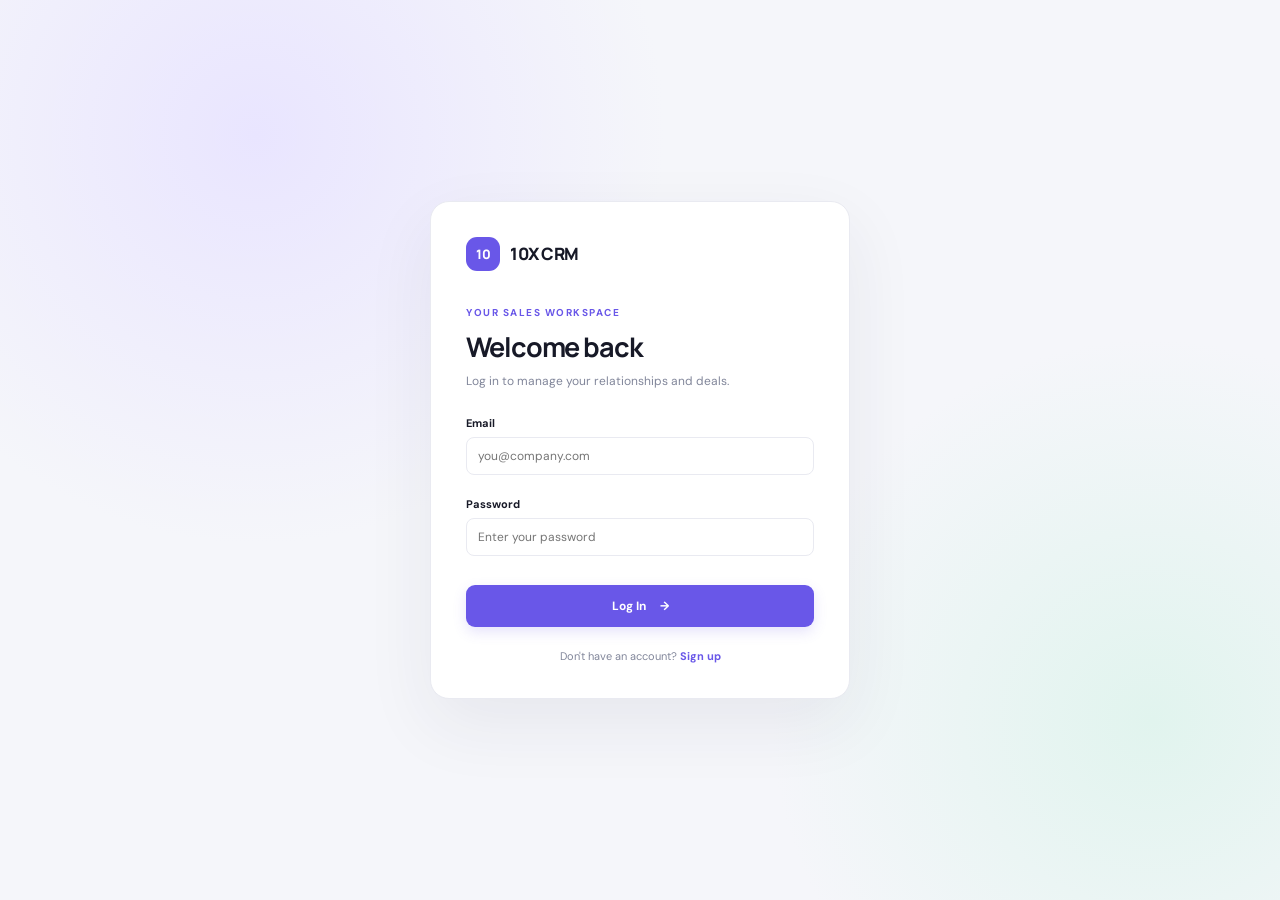
<file: index.html>
<!doctype html>
<html lang="en"><head><meta charset="UTF-8"><meta name="viewport" content="width=device-width, initial-scale=1.0"><title>10X CRM — Login</title><link rel="stylesheet" href="css/styles.css"></head>
<body class="auth-page"><main class="auth-card"><a class="brand auth-brand" href="index.html"><span class="brand-mark">10</span><span>10X CRM</span></a><p class="eyebrow">YOUR SALES WORKSPACE</p><h1>Welcome back</h1><p class="muted">Log in to manage your relationships and deals.</p>
<form id="login-form" novalidate><label>Email<input id="email" type="text" autocomplete="email" placeholder="you@company.com"><small class="field-error"></small></label><label>Password<input id="password" type="password" autocomplete="current-password" placeholder="Enter your password"><small class="field-error"></small></label><button class="btn btn-primary btn-full" type="submit">Log In <span>→</span></button></form>
<p class="auth-switch">Don't have an account? <a href="signup.html">Sign up</a></p><div id="toast-root" class="toast-root"></div></main><script type="module" src="js/login.js"></script></body></html>
</file>
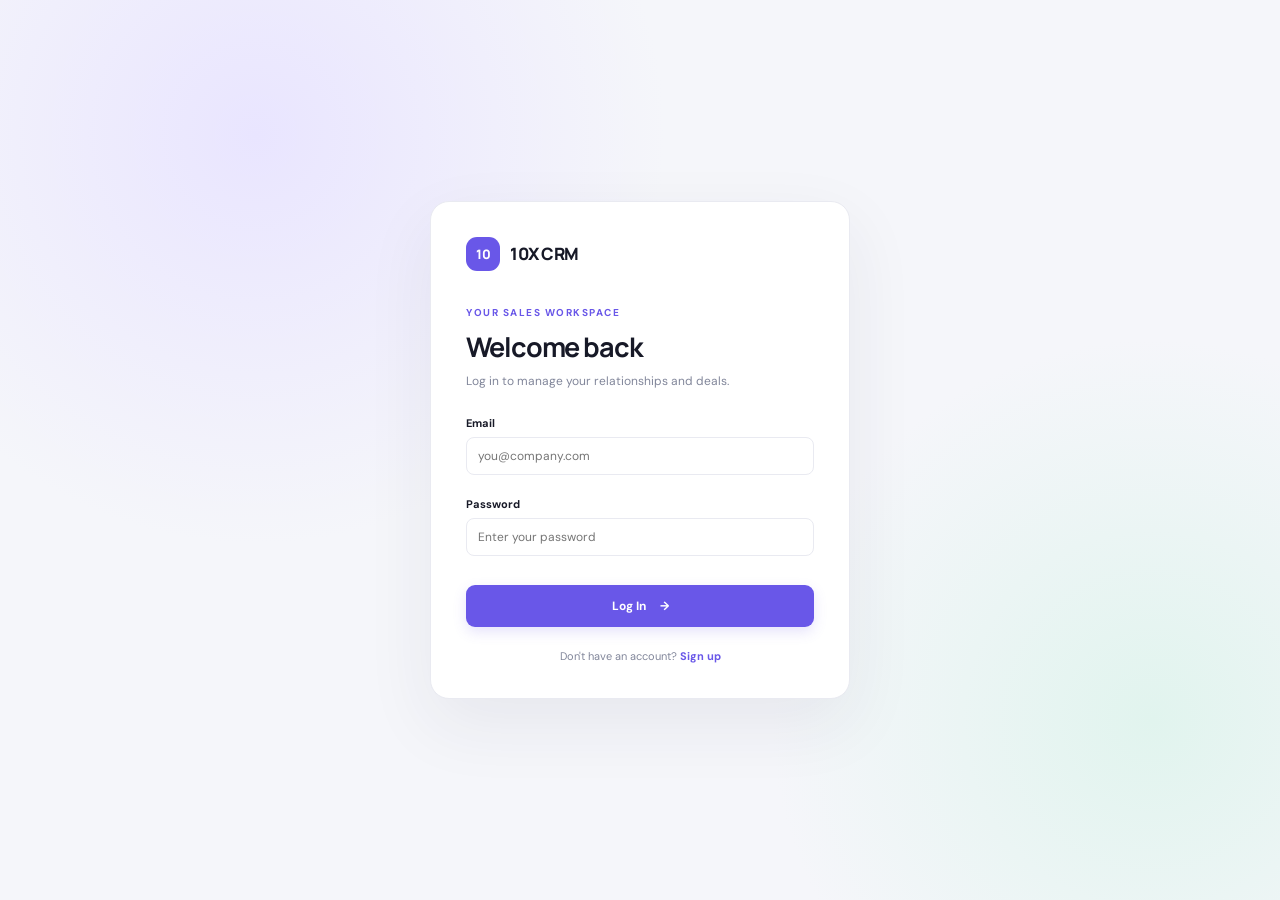
<file: clients.html>
<!doctype html>
<html lang="en"><head><meta charset="UTF-8"><meta name="viewport" content="width=device-width, initial-scale=1.0"><title>10X CRM</title><link rel="stylesheet" href="css/styles.css"></head>
<body><div class="app-shell"><aside class="sidebar"><a class="brand" href="dashboard.html"><span class="brand-mark">10</span><span>10X CRM</span></a><div class="side-label">WORKSPACE</div><nav><a href="dashboard.html" data-nav="dashboard">▦ <span>Dashboard</span></a><a href="clients.html" data-nav="clients">♧ <span>Clients</span></a></nav><div class="sidebar-bottom"><a href="profile.html" data-nav="profile">◎ <span>Profile</span></a><button id="theme-toggle" class="nav-action">◐ <span>Toggle theme</span></button><button id="logout-btn" class="nav-action">↪ <span>Log out</span></button></div></aside><main class="main-content"><header class="mobile-header"><a class="brand" href="dashboard.html"><span class="brand-mark">10</span><span>10X CRM</span></a><button id="mobile-menu" class="icon-btn" aria-label="Toggle menu">☰</button></header><div id="toast-root" class="toast-root"></div>
<section class="page-heading"><div><p class="eyebrow">RELATIONSHIP MANAGEMENT</p><h1>Clients</h1><p class="muted">Keep every conversation and opportunity moving forward.</p></div><button id="add-client-btn" class="btn btn-primary">＋ Add Client</button></section>
<section class="panel clients-panel"><div class="toolbar"><div class="search-wrap"><span>⌕</span><input id="search-input" type="search" placeholder="Search clients or companies..."></div><select id="sort-select" aria-label="Sort clients"><option value="newest">Newest first</option><option value="name">Name A→Z</option><option value="value">Deal value: high → low</option></select></div>
<div class="filter-chips" id="filter-chips"><button class="chip active" data-status="All">All <span id="count-All">0</span></button><button class="chip" data-status="Lead">Lead</button><button class="chip" data-status="Contacted">Contacted</button><button class="chip" data-status="Won">Won</button><button class="chip" data-status="Lost">Lost</button></div>
<div id="clients-list" class="clients-list"><div class="loading-state">Loading clients...</div></div></section>
<div id="client-modal" class="modal hidden"><div class="modal-backdrop" data-close="true"></div><section class="modal-card"><div class="modal-heading"><div><p class="eyebrow">NEW RELATIONSHIP</p><h2>Add client</h2></div><button class="icon-btn" data-close="true">×</button></div><form id="client-form" novalidate>
<div class="form-grid"><label>Name<input id="client-name" type="text" placeholder="Client name"><small class="field-error"></small></label><label>Email<input id="client-email" type="text" placeholder="name@company.com"><small class="field-error"></small></label><label>Phone <span class="optional">(optional)</span><input id="client-phone" type="text" placeholder="+1 555 000 0000"><small class="field-error"></small></label><label>Company <span class="optional">(optional)</span><input id="client-company" type="text" placeholder="Company name"><small class="field-error"></small></label><label>Deal value ($)<input id="client-value" type="number" min="1" placeholder="5000"><small class="field-error"></small></label><label>Status<select id="client-status"><option>Lead</option><option>Contacted</option><option>Won</option><option>Lost</option></select><small class="field-error"></small></label></div><div class="modal-actions"><button type="button" class="btn btn-ghost" data-close="true">Cancel</button><button type="submit" class="btn btn-primary">Save client</button></div></form></section></div>
<div id="details-modal" class="modal hidden"><div class="modal-backdrop" data-detail-close="true"></div><section class="modal-card detail-modal-card"><div class="modal-heading"><div><p class="eyebrow">CLIENT PROFILE</p><h2 id="detail-name">Client details</h2></div><button class="icon-btn" data-detail-close="true">×</button></div><div id="detail-content"></div></section></div>
</main></div><script type="module" src="js/clients.js"></script></body></html>
</file>
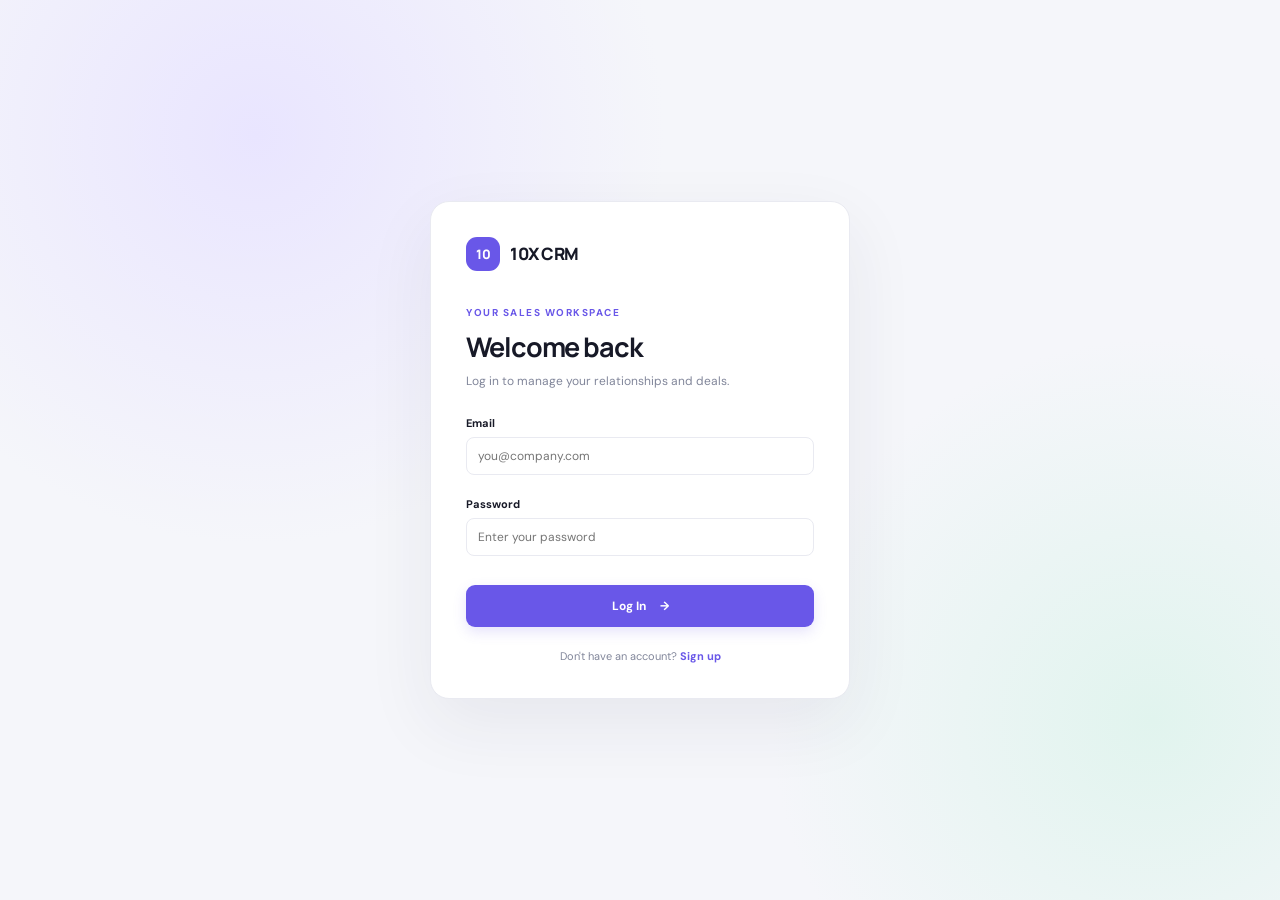
<file: dashboard.html>
<!doctype html>
<html lang="en"><head><meta charset="UTF-8"><meta name="viewport" content="width=device-width, initial-scale=1.0"><title>10X CRM</title><link rel="stylesheet" href="css/styles.css"></head>
<body><div class="app-shell"><aside class="sidebar"><a class="brand" href="dashboard.html"><span class="brand-mark">10</span><span>10X CRM</span></a><div class="side-label">WORKSPACE</div><nav><a href="dashboard.html" data-nav="dashboard">▦ <span>Dashboard</span></a><a href="clients.html" data-nav="clients">♧ <span>Clients</span></a></nav><div class="sidebar-bottom"><a href="profile.html" data-nav="profile">◎ <span>Profile</span></a><button id="theme-toggle" class="nav-action">◐ <span>Toggle theme</span></button><button id="logout-btn" class="nav-action">↪ <span>Log out</span></button></div></aside><main class="main-content"><header class="mobile-header"><a class="brand" href="dashboard.html"><span class="brand-mark">10</span><span>10X CRM</span></a><button id="mobile-menu" class="icon-btn" aria-label="Toggle menu">☰</button></header><div id="toast-root" class="toast-root"></div>
<section class="page-heading"><div><p class="eyebrow" id="today-label">YOUR OVERVIEW</p><h1 id="welcome-title">Welcome back!</h1><p class="muted">Here’s what’s happening with your business today.</p></div><div class="clock-card"><span class="clock-dot"></span><span id="live-clock">--:--:--</span></div></section>
<section class="stats-grid">
<article class="stat-card"><div class="stat-top"><span>Total Clients</span><span class="stat-icon purple">♧</span></div><strong id="total-clients">0</strong><small class="muted">Across your pipeline</small></article>
<article class="stat-card"><div class="stat-top"><span>Active Deals</span><span class="stat-icon blue">↗</span></div><strong id="active-deals">0</strong><small class="muted">Lead and contacted</small></article>
<article class="stat-card"><div class="stat-top"><span>Won Revenue</span><span class="stat-icon green">$</span></div><strong id="won-revenue">$0</strong><small class="muted">Total closed revenue</small></article>
<article class="stat-card"><div class="stat-top"><span>New This Week</span><span class="stat-icon orange">✦</span></div><strong id="new-week">0</strong><small class="muted">Added in the last 7 days</small></article>
</section>
<section class="content-grid"><article class="panel"><div class="panel-heading"><div><h2>Pipeline overview</h2><p class="muted">Clients by deal status</p></div></div><div id="pipeline" class="pipeline-list"></div></article>
<article class="panel"><div class="panel-heading"><div><h2>Quick insight</h2><p class="muted">Your current pipeline</p></div></div><div class="insight-box"><span class="insight-symbol">✧</span><h3 id="insight-title">Keep building momentum</h3><p id="insight-text" class="muted">Your client activity will appear here.</p><a class="text-link" href="clients.html">Manage clients →</a></div></article></section>
<section class="panel recent-panel"><div class="panel-heading"><div><h2>Recent clients</h2><p class="muted">Your latest customer additions</p></div><a class="text-link" href="clients.html">View all clients →</a></div><div class="table-wrap"><table><thead><tr><th>CLIENT</th><th>COMPANY</th><th>STATUS</th><th>ADDED</th></tr></thead><tbody id="recent-clients"></tbody></table></div></section>
</main></div><script type="module" src="js/dashboard.js"></script></body></html>
</file>
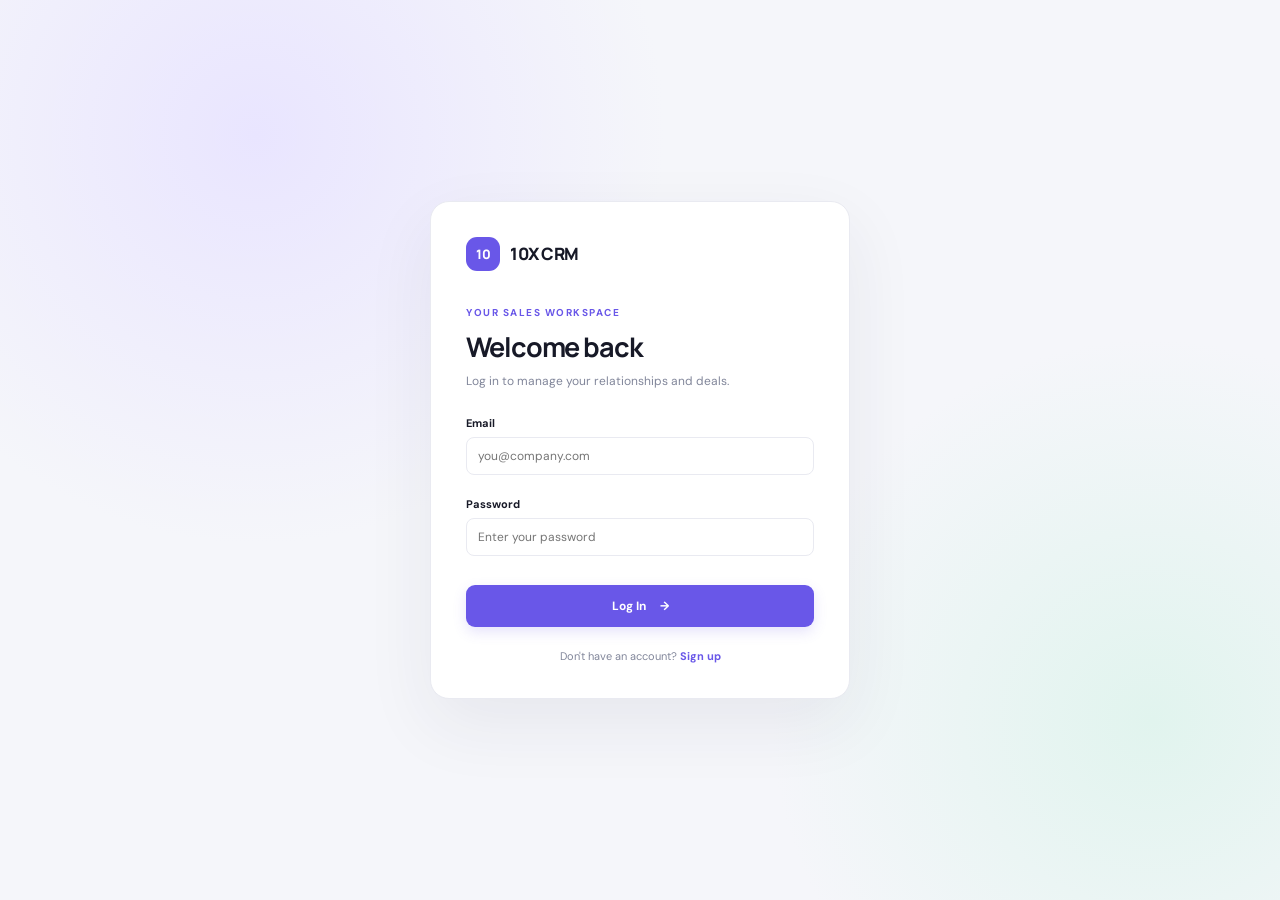
<file: profile.html>
<!doctype html>
<html lang="en"><head><meta charset="UTF-8"><meta name="viewport" content="width=device-width, initial-scale=1.0"><title>10X CRM</title><link rel="stylesheet" href="css/styles.css"></head>
<body><div class="app-shell"><aside class="sidebar"><a class="brand" href="dashboard.html"><span class="brand-mark">10</span><span>10X CRM</span></a><div class="side-label">WORKSPACE</div><nav><a href="dashboard.html" data-nav="dashboard">▦ <span>Dashboard</span></a><a href="clients.html" data-nav="clients">♧ <span>Clients</span></a></nav><div class="sidebar-bottom"><a href="profile.html" data-nav="profile">◎ <span>Profile</span></a><button id="theme-toggle" class="nav-action">◐ <span>Toggle theme</span></button><button id="logout-btn" class="nav-action">↪ <span>Log out</span></button></div></aside><main class="main-content"><header class="mobile-header"><a class="brand" href="dashboard.html"><span class="brand-mark">10</span><span>10X CRM</span></a><button id="mobile-menu" class="icon-btn" aria-label="Toggle menu">☰</button></header><div id="toast-root" class="toast-root"></div>
<section class="page-heading"><div><p class="eyebrow">ACCOUNT SETTINGS</p><h1>Profile</h1><p class="muted">Manage your personal details and account security.</p></div></section>
<section class="profile-grid"><article class="panel profile-summary"><div id="profile-avatar" class="profile-avatar">U</div><h2 id="profile-name">User</h2><p id="profile-email" class="muted"></p><span id="profile-company" class="company-pill"></span><p class="muted member-since" id="member-since"></p></article>
<div class="profile-forms"><article class="panel"><div class="panel-heading"><div><h2>Personal information</h2><p class="muted">Update your profile details.</p></div></div><form id="profile-form" novalidate><label>Full Name<input id="profile-fullname" type="text"><small class="field-error"></small></label><label>Company <span class="optional">(optional)</span><input id="profile-company-input" type="text"><small class="field-error"></small></label><button class="btn btn-primary" type="submit">Save Changes</button></form></article>
<article class="panel"><div class="panel-heading"><div><h2>Change password</h2><p class="muted">Choose a strong password for your account.</p></div></div><form id="password-form" novalidate><label>Current Password<input id="current-password" type="password"><small class="field-error"></small></label><label>New Password<input id="new-password" type="password"><small class="field-error"></small></label><label>Confirm New Password<input id="confirm-new-password" type="password"><small class="field-error"></small></label><button class="btn btn-primary" type="submit">Change Password</button></form></article>
<article class="panel danger-panel"><div><h2>Reset CRM data</h2><p class="muted">Remove your saved clients and reload the sample client list.</p></div><button id="reset-data" class="btn btn-danger-outline">Reset CRM Data</button></article></div></section>
</main></div><script type="module" src="js/profile.js"></script></body></html>
</file>
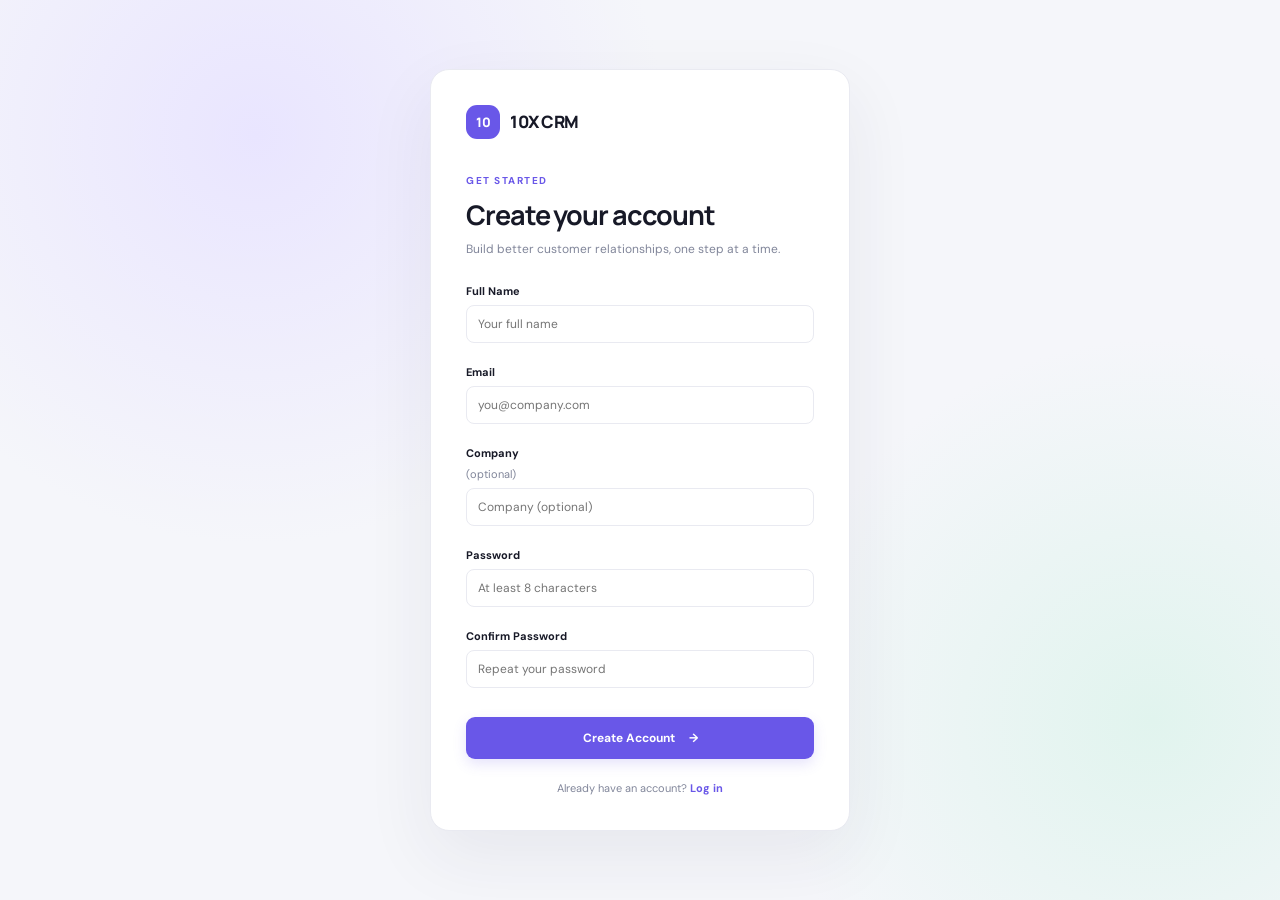
<file: signup.html>
<!doctype html>
<html lang="en"><head><meta charset="UTF-8"><meta name="viewport" content="width=device-width, initial-scale=1.0"><title>10X CRM — Create account</title><link rel="stylesheet" href="css/styles.css"></head>
<body class="auth-page"><main class="auth-card"><a class="brand auth-brand" href="index.html"><span class="brand-mark">10</span><span>10X CRM</span></a><p class="eyebrow">GET STARTED</p><h1>Create your account</h1><p class="muted">Build better customer relationships, one step at a time.</p>
<form id="signup-form" novalidate>
<label>Full Name<input id="fullName" type="text" autocomplete="name" placeholder="Your full name"><small class="field-error"></small></label>
<label>Email<input id="email" type="text" autocomplete="email" placeholder="you@company.com"><small class="field-error"></small></label>
<label>Company <span class="optional">(optional)</span><input id="company" type="text" placeholder="Company (optional)"><small class="field-error"></small></label>
<label>Password<input id="password" type="password" autocomplete="new-password" placeholder="At least 8 characters"><small class="field-error"></small></label>
<label>Confirm Password<input id="confirmPassword" type="password" autocomplete="new-password" placeholder="Repeat your password"><small class="field-error"></small></label>
<button class="btn btn-primary btn-full" type="submit">Create Account <span>→</span></button></form>
<p class="auth-switch">Already have an account? <a href="index.html">Log in</a></p><div id="toast-root" class="toast-root"></div></main><script type="module" src="js/signup.js"></script></body></html>
</file>
<file: css/styles.css>
@import url('https://fonts.googleapis.com/css2?family=DM+Sans:wght@400;500;600;700&family=Manrope:wght@400;500;600;700;800&display=swap');
:root{--bg:#f5f6fa;--surface:#fff;--surface-2:#f8f9fc;--text:#171927;--muted:#81869a;--line:#e9eaf1;--primary:#6957e8;--primary-dark:#5543d2;--shadow:0 12px 35px rgba(27,31,59,.055);--green:#159b70;--red:#df5261;--orange:#d58b35}
body.dark{--bg:#11131d;--surface:#1a1d2a;--surface-2:#222637;--text:#f0f1f7;--muted:#a0a5b8;--line:#303448;--shadow:0 12px 35px rgba(0,0,0,.18)}
*{box-sizing:border-box}body{margin:0;background:var(--bg);color:var(--text);font-family:'DM Sans',sans-serif;font-size:14px;transition:background .2s,color .2s}h1,h2,h3,.brand{font-family:Manrope,sans-serif}h1{font-size:30px;letter-spacing:-1.1px;margin:5px 0 7px}h2{font-size:17px;margin:0 0 5px}h3{margin:0 0 8px}p{margin:0}.muted{color:var(--muted);line-height:1.6}.eyebrow{font-size:10px;letter-spacing:1.5px;font-weight:700;color:var(--primary);margin-bottom:9px}.optional{font-size:11px;color:var(--muted);font-weight:400}
.app-shell{min-height:100vh}.sidebar{width:238px;position:fixed;inset:0 auto 0 0;background:var(--surface);border-right:1px solid var(--line);padding:27px 17px;display:flex;flex-direction:column;z-index:5}.brand{display:flex;align-items:center;gap:10px;font-weight:800;font-size:17px;letter-spacing:-.5px;color:var(--text);text-decoration:none;padding:0 10px}.brand-mark{display:grid;place-items:center;width:34px;height:34px;border-radius:11px;background:var(--primary);color:white;font-size:13px;font-weight:800}.side-label{font-size:10px;letter-spacing:1.4px;color:var(--muted);font-weight:700;margin:48px 11px 14px}.sidebar nav{display:grid;gap:6px}.sidebar nav a,.sidebar-bottom a,.nav-action{height:44px;border-radius:9px;display:flex;align-items:center;gap:13px;padding:0 13px;color:var(--muted);text-decoration:none;font-weight:600;border:0;background:transparent;font:600 13px 'DM Sans';cursor:pointer}.sidebar nav a:hover,.sidebar-bottom a:hover,.nav-action:hover{background:var(--surface-2);color:var(--text)}.sidebar nav a.active,.sidebar-bottom a.active{background:#eeeaff;color:var(--primary)}body.dark .sidebar nav a.active,body.dark .sidebar-bottom a.active{background:#302b50}.sidebar-bottom{margin-top:auto;display:grid;gap:5px}.main-content{margin-left:238px;padding:40px clamp(24px,4vw,62px) 55px;max-width:1600px}.mobile-header{display:none}.page-heading{display:flex;align-items:center;justify-content:space-between;margin-bottom:29px}.clock-card{background:var(--surface);border:1px solid var(--line);border-radius:12px;padding:12px 17px;font-variant-numeric:tabular-nums;font-weight:700;box-shadow:var(--shadow)}.clock-dot{display:inline-block;width:7px;height:7px;background:#27bd8b;border-radius:50%;margin-right:8px}
.stats-grid{display:grid;grid-template-columns:repeat(4,minmax(0,1fr));gap:16px;margin-bottom:20px}.stat-card,.panel{background:var(--surface);border:1px solid var(--line);border-radius:14px;box-shadow:var(--shadow)}.stat-card{padding:19px 20px}.stat-top{display:flex;justify-content:space-between;align-items:center;color:var(--muted);font-size:12px;font-weight:600}.stat-icon{width:31px;height:31px;border-radius:10px;display:grid;place-items:center;font-weight:700}.purple{background:#eeeaff;color:#725ee8}.blue{background:#e8f2ff;color:#4a8bd7}.green{background:#e5f8f0;color:#1a9a70}.orange{background:#fff2e2;color:#d58b35}.stat-card strong{display:block;font:800 27px Manrope;margin:13px 0 2px;letter-spacing:-1px}.stat-card small{font-size:11px}
.content-grid{display:grid;grid-template-columns:1.2fr .8fr;gap:17px;margin-bottom:19px}.panel{padding:22px;margin-bottom:18px}.panel-heading{display:flex;justify-content:space-between;align-items:center;margin-bottom:19px}.panel-heading p{font-size:12px}.pipeline-list{display:grid;gap:16px}.pipeline-row{display:grid;grid-template-columns:90px 1fr 25px;gap:12px;align-items:center;font-size:12px}.pipeline-row .count{text-align:right;font-weight:700}.bar-track{height:7px;background:var(--surface-2);border-radius:9px;overflow:hidden}.bar-fill{height:100%;border-radius:9px}.bar-Lead{background:#8c7cf1}.bar-Contacted{background:#5b9de5}.bar-Won{background:#23ae82}.bar-Lost{background:#e36b78}.insight-box{background:var(--surface-2);border-radius:12px;padding:18px}.insight-symbol{font-size:23px;color:var(--primary);display:block;margin-bottom:10px}.insight-box p{font-size:12px;margin-bottom:16px}.text-link{color:var(--primary);font-weight:700;text-decoration:none;font-size:12px}.text-link:hover{text-decoration:underline}
.table-wrap{overflow-x:auto}table{width:100%;border-collapse:collapse;text-align:left}th{font-size:9px;letter-spacing:1px;color:var(--muted);font-weight:700;padding:0 12px 12px}td{padding:13px 12px;border-top:1px solid var(--line);font-size:12px}td:first-child{font-weight:700}.status-badge{display:inline-flex;align-items:center;padding:5px 9px;border-radius:20px;font-size:10px;font-weight:700}.status-Lead{background:#f0edff;color:#7763db}.status-Contacted{background:#e9f3ff;color:#4485c7}.status-Won{background:#e5f8ef;color:#16895f}.status-Lost{background:#fff0f1;color:#d45360}
.btn{border:0;border-radius:9px;padding:11px 16px;font:700 12px 'DM Sans';cursor:pointer;transition:.15s;display:inline-flex;align-items:center;justify-content:center;gap:14px}.btn-primary{background:var(--primary);color:white;box-shadow:0 5px 13px #6957e82b}.btn-primary:hover{background:var(--primary-dark);transform:translateY(-1px)}.btn-full{width:100%;margin-top:7px;padding:13px}.btn-ghost{background:var(--surface-2);color:var(--text)}.btn-danger-outline{border:1px solid #efc5ca;background:transparent;color:var(--red)}.icon-btn{border:0;background:var(--surface-2);color:var(--muted);width:34px;height:34px;border-radius:9px;font-size:21px;cursor:pointer}
.toolbar{display:flex;justify-content:space-between;gap:15px}.search-wrap{display:flex;align-items:center;gap:9px;background:var(--surface-2);border:1px solid var(--line);border-radius:9px;padding:0 12px;flex:1;max-width:420px;color:var(--muted)}.search-wrap input{border:0!important;background:transparent!important;padding:11px 0!important;outline:none!important}.toolbar select{width:190px}.filter-chips{display:flex;gap:7px;margin:20px 0}.chip{border:1px solid var(--line);background:var(--surface);color:var(--muted);padding:7px 12px;border-radius:20px;font:600 11px 'DM Sans';cursor:pointer}.chip.active{background:#eeeaff;color:var(--primary);border-color:#ded8ff}.chip span{margin-left:5px;opacity:.65}.clients-list{display:grid;gap:10px}.client-card{border:1px solid var(--line);border-radius:12px;padding:15px;display:grid;grid-template-columns:minmax(170px,1.5fr) minmax(100px,1fr) 115px 110px auto;gap:12px;align-items:center;cursor:pointer;transition:.15s}.client-card:hover{border-color:#b9afff;transform:translateY(-1px)}.client-identity{display:flex;align-items:center;gap:11px;min-width:0}.avatar{width:38px;height:38px;border-radius:12px;object-fit:cover;background:#eeeaff;display:grid;place-items:center;color:var(--primary);font-weight:700;flex-shrink:0}.client-identity strong{display:block;font-size:12px}.client-identity small,.client-company{display:block;color:var(--muted);font-size:11px;margin-top:4px;overflow:hidden;text-overflow:ellipsis;white-space:nowrap}.client-value{font-weight:700;font-size:12px}.client-actions{display:flex;align-items:center;gap:7px}.client-actions select{padding:7px 5px;font-size:10px;min-width:95px}.delete-btn{border:0;background:transparent;color:var(--muted);font-size:17px;cursor:pointer}.delete-btn:hover{color:var(--red)}select,input,textarea{font:12px 'DM Sans';color:var(--text);background:var(--surface);border:1px solid var(--line);border-radius:8px;padding:10px 11px;outline:none;width:100%}input:focus,select:focus,textarea:focus{border-color:#9b8ff1;box-shadow:0 0 0 3px #6957e814}label{display:grid;gap:7px;font-size:11px;font-weight:700;color:var(--text)}.loading-state,.empty-state{text-align:center;padding:40px 15px;color:var(--muted);font-size:12px}.retry-btn{margin:12px auto}
.modal{position:fixed;inset:0;z-index:20;display:grid;place-items:center;padding:20px}.hidden{display:none!important}.modal-backdrop{position:absolute;inset:0;background:#111321a8;backdrop-filter:blur(3px)}.modal-card{position:relative;background:var(--surface);border:1px solid var(--line);border-radius:16px;padding:24px;width:min(100%,560px);max-height:90vh;overflow:auto;box-shadow:0 25px 80px #0003}.modal-heading{display:flex;align-items:center;justify-content:space-between;margin-bottom:20px}.form-grid{display:grid;grid-template-columns:1fr 1fr;gap:15px}.modal-actions{display:flex;justify-content:flex-end;gap:8px;margin-top:22px}.field-error{min-height:0;color:var(--red);font-size:10px;font-weight:500}.input-error{border-color:var(--red)!important}.detail-modal-card{width:min(100%,620px)}.detail-meta{display:grid;grid-template-columns:1fr 1fr;gap:13px;background:var(--surface-2);padding:15px;border-radius:11px;margin:15px 0}.detail-meta span{color:var(--muted);font-size:10px;display:block;margin-bottom:4px}.detail-meta strong{font-size:12px}.notes-list{display:grid;gap:9px;margin:12px 0 17px}.note-item{padding:11px;border:1px solid var(--line);border-radius:9px;font-size:12px}.note-item small{display:block;color:var(--muted);font-size:10px;margin-top:6px}.note-entry{display:flex;gap:8px}.note-entry input{flex:1}.reminder-btn{margin-top:12px}
.profile-grid{display:grid;grid-template-columns:250px minmax(0,1fr);gap:18px;align-items:start}.profile-summary{text-align:center;padding:28px 18px}.profile-avatar{width:76px;height:76px;margin:0 auto 15px;display:grid;place-items:center;border-radius:24px;background:#eeeaff;color:var(--primary);font:800 25px Manrope}.profile-summary h2{font-size:18px}.profile-summary .muted{font-size:12px;margin-top:4px}.company-pill{display:inline-block;background:var(--surface-2);border-radius:20px;padding:6px 11px;margin-top:12px;font-size:11px}.member-since{margin-top:20px!important}.profile-forms{display:grid;gap:0}.profile-forms .panel{padding:22px}.profile-forms form{display:grid;gap:13px}.profile-forms form .btn{justify-self:start;margin-top:3px}.danger-panel{display:flex;justify-content:space-between;align-items:center;gap:15px}.danger-panel p{font-size:12px;margin-top:5px}
.toast-root{position:fixed;right:25px;top:22px;z-index:50;display:grid;gap:9px}.toast{background:#172b27;color:white;padding:12px 17px;border-radius:10px;box-shadow:0 10px 30px #0002;font-size:12px;animation:toast-in .2s ease}.toast.error{background:#8e303b}@keyframes toast-in{from{opacity:0;transform:translateY(-7px)}to{opacity:1;transform:none}}
.auth-page{min-height:100vh;display:grid;place-items:center;padding:25px;background:radial-gradient(circle at 20% 15%,#e9e5ff 0,transparent 32%),radial-gradient(circle at 90% 80%,#e1f4ee 0,transparent 28%),var(--bg)}body.dark.auth-page{background:radial-gradient(circle at 20% 15%,#292444 0,transparent 32%),var(--bg)}.auth-card{width:min(100%,420px);background:var(--surface);border:1px solid var(--line);border-radius:19px;padding:35px;box-shadow:0 25px 70px #25254a12}.auth-brand{padding:0;margin-bottom:35px}.auth-card h1{font-size:27px}.auth-card>.muted{font-size:12px;margin-bottom:25px}.auth-card form{display:grid;gap:15px}.auth-switch{text-align:center;font-size:11px;color:var(--muted);margin-top:22px}.auth-switch a{color:var(--primary);font-weight:700;text-decoration:none}
@media(max-width:1050px){.stats-grid{grid-template-columns:repeat(2,1fr)}.client-card{grid-template-columns:1.4fr 1fr 100px auto}.client-card .client-company{display:none}.profile-grid{grid-template-columns:210px 1fr}}
@media(max-width:760px){.sidebar{width:245px;transform:translateX(-100%);transition:transform .2s}.sidebar.open{transform:translateX(0);box-shadow:10px 0 40px #0002}.main-content{margin:0;padding:18px 16px 35px}.mobile-header{display:flex;justify-content:space-between;align-items:center;margin-bottom:28px}.mobile-header .brand{padding:0}.page-heading{align-items:flex-start;gap:12px}.page-heading h1{font-size:26px}.page-heading>.btn{white-space:nowrap;padding:10px}.clock-card{display:none}.stats-grid{gap:10px}.stat-card{padding:15px}.stat-card strong{font-size:23px}.content-grid{grid-template-columns:1fr;gap:0}.panel{padding:17px}.client-card{grid-template-columns:1fr auto;gap:8px}.client-card .client-company,.client-card .client-value{display:none}.client-actions{justify-content:flex-end}.toolbar{flex-direction:column}.search-wrap{max-width:none}.toolbar select{width:100%}.filter-chips{overflow-x:auto;padding-bottom:4px}.chip{white-space:nowrap}.profile-grid{grid-template-columns:1fr}.profile-summary{display:grid;grid-template-columns:65px 1fr;text-align:left;column-gap:15px;align-items:center}.profile-avatar{grid-row:span 4;width:60px;height:60px;margin:0}.profile-summary .company-pill{justify-self:start}.member-since{margin-top:5px!important}.danger-panel{align-items:flex-start;flex-direction:column}.form-grid{grid-template-columns:1fr}.modal-card{padding:19px}.auth-card{padding:27px 23px}.toast-root{right:12px;left:12px;top:12px}.toast{text-align:center}}
</file>
